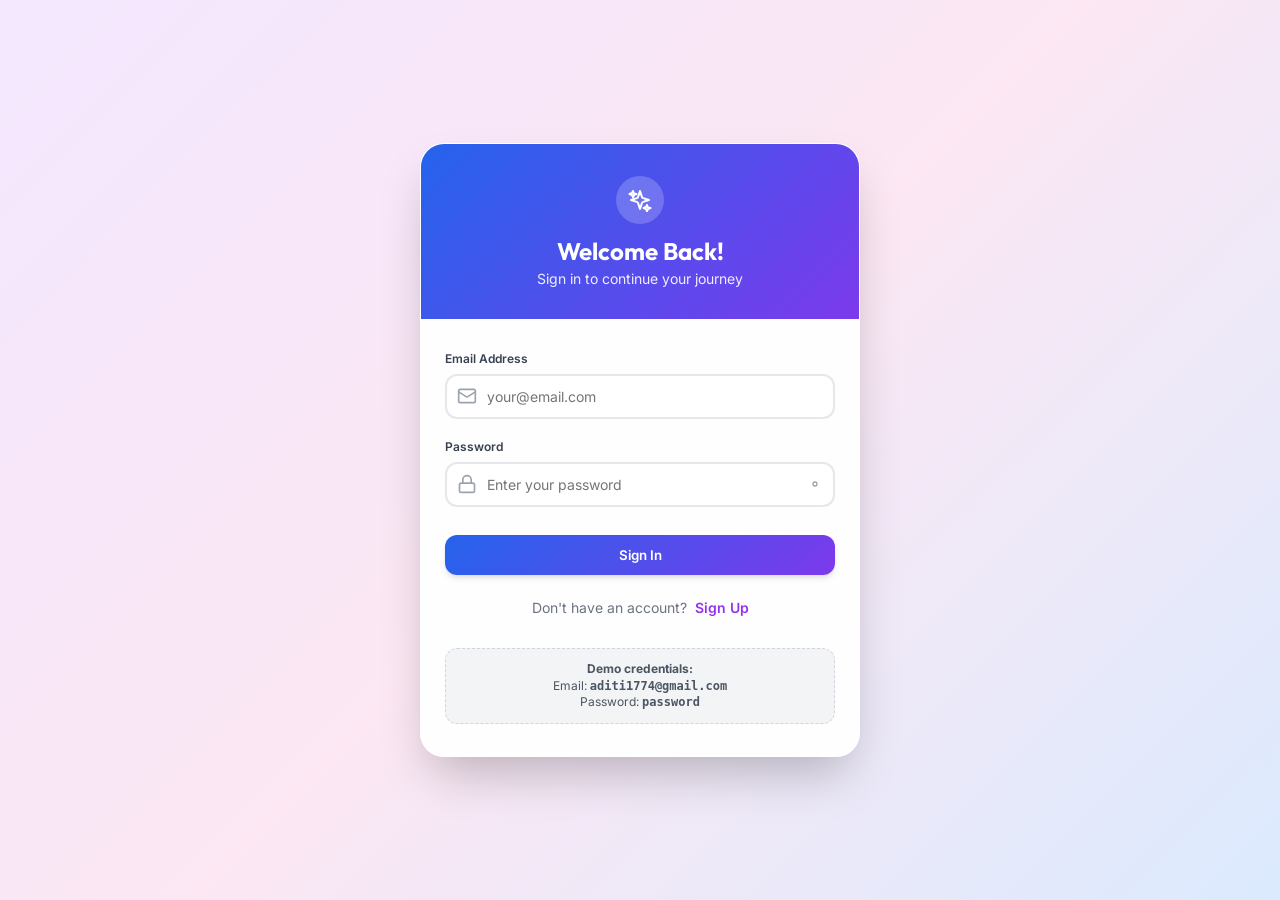
<file: index.html>
<!DOCTYPE html>
<html lang="en">
<head>
  <meta charset="UTF-8">
  <title>yourPrompty</title>
  <script>
    // Redirect to login page
    window.location.href = 'login.html';
  </script>
</head>
<body>
  <p>Redirecting to <a href="login.html">login.html</a>...</p>
</body>
</html>
</file>
<file: style.css>
@import url('https://fonts.googleapis.com/css2?family=Inter:wght@300;400;500;600;700&family=Outfit:wght@400;500;600;700;800;900&display=swap');

/* --- Reset & Variables --- */
:root {
  --primary-purple: #9333ea;
  --primary-pink: #ec4899;
  --primary-blue: #2563eb;
  --bg-gradient: linear-gradient(135deg, #f3e8ff 0%, #fce7f3 50%, #dbeafe 100%);
  --btn-gradient: linear-gradient(135deg, #9333ea 0%, #ec4899 100%);
  --btn-gradient-blue: linear-gradient(135deg, #2563eb 0%, #7c3aed 100%);
  --shadow-sm: 0 1px 2px 0 rgba(0, 0, 0, 0.05);
  --shadow-md: 0 4px 6px -1px rgba(0, 0, 0, 0.1), 0 2px 4px -1px rgba(0, 0, 0, 0.06);
  --shadow-lg: 0 10px 15px -3px rgba(0, 0, 0, 0.1), 0 4px 6px -2px rgba(0, 0, 0, 0.05);
  --shadow-xl: 0 20px 25px -5px rgba(0, 0, 0, 0.1), 0 10px 10px -5px rgba(0, 0, 0, 0.04);
  --shadow-2xl: 0 25px 50px -12px rgba(0, 0, 0, 0.25);
  --font-sans: 'Inter', sans-serif;
  --font-display: 'Outfit', sans-serif;
}

* {
  margin: 0;
  padding: 0;
  box-sizing: border-box;
  font-family: var(--font-sans);
  transition: all 0.2s cubic-bezier(0.4, 0, 0.2, 1);
}

body {
  background-color: #fafafa;
  color: #1f2937;
  overflow-x: hidden;
}

/* --- Layout & Typography Utilities --- */
.container {
  width: 100%;
  max-width: 1280px;
  margin-left: auto;
  margin-right: auto;
  padding-left: 1rem;
  padding-right: 1rem;
}

h1, h2, h3, .font-display {
  font-family: var(--font-display);
}

.text-transparent {
  -webkit-background-clip: text;
  background-clip: text;
  color: transparent;
}

.bg-clip-text {
  -webkit-background-clip: text;
  background-clip: text;
}

/* Gradients */
.bg-gradient-primary {
  background: var(--btn-gradient);
}
.bg-gradient-blue {
  background: var(--btn-gradient-blue);
}
.bg-gradient-light {
  background: linear-gradient(135deg, #f9fafb 0%, #f3f4f6 100%);
}

/* Flex & Grid */
.flex { display: flex; }
.flex-col { flex-direction: column; }
.items-center { align-items: center; }
.justify-between { justify-content: space-between; }
.justify-center { justify-content: center; }
.justify-end { justify-content: flex-end; }
.flex-1 { flex: 1 1 0%; }
.flex-shrink-0 { flex-shrink: 0; }
.gap-2 { gap: 0.5rem; }
.gap-3 { gap: 0.75rem; }
.gap-4 { gap: 1rem; }
.gap-6 { gap: 1.5rem; }
.space-x-1 > * + * { margin-left: 0.25rem; }
.space-x-2 > * + * { margin-left: 0.5rem; }
.space-x-3 > * + * { margin-left: 0.75rem; }
.space-x-4 > * + * { margin-left: 1rem; }

/* Grid columns for Pinterest layout */
.pinterest-grid {
  column-count: 4;
  column-gap: 1.5rem;
  width: 100%;
}
@media (max-width: 1200px) {
  .pinterest-grid { column-count: 3; }
}
@media (max-width: 900px) {
  .pinterest-grid { column-count: 2; }
}
@media (max-width: 600px) {
  .pinterest-grid {
    display: grid;
    grid-template-cols: repeat(2, 1fr);
    gap: 0.5rem;
  }
}

/* Borders & Rounding */
.rounded-lg { border-radius: 0.5rem; }
.rounded-xl { border-radius: 0.75rem; }
.rounded-2xl { border-radius: 1rem; }
.rounded-3xl { border-radius: 1.5rem; }
.rounded-full { border-radius: 9999px; }
.border { border: 1px solid #e5e7eb; }
.border-2 { border: 2px solid #e5e7eb; }
.border-b { border-bottom: 1px solid #f3f4f6; }
.border-gray-200 { border-color: #e5e7eb; }

/* Spacing */
.p-2 { padding: 0.5rem; }
.p-3 { padding: 0.75rem; }
.p-4 { padding: 1rem; }
.p-5 { padding: 1.25rem; }
.px-3 { padding-left: 0.75rem; padding-right: 0.75rem; }
.px-4 { padding-left: 1rem; padding-right: 1rem; }
.px-6 { padding-left: 1.5rem; padding-right: 1.5rem; }
.px-8 { padding-left: 2rem; padding-right: 2rem; }
.py-2 { padding-top: 0.5rem; padding-bottom: 0.5rem; }
.py-2\.5 { padding-top: 0.625rem; padding-bottom: 0.625rem; }
.py-3 { padding-top: 0.75rem; padding-bottom: 0.75rem; }
.py-4 { padding-top: 1rem; padding-bottom: 1rem; }
.py-5 { padding-top: 1.25rem; padding-bottom: 1.25rem; }
.py-12 { padding-top: 3rem; padding-bottom: 3rem; }
.py-20 { padding-top: 5rem; padding-bottom: 5rem; }
.py-24 { padding-top: 6rem; padding-bottom: 6rem; }
.mb-1 { margin-bottom: 0.25rem; }
.mb-2 { margin-bottom: 0.5rem; }
.mb-3 { margin-bottom: 0.75rem; }
.mb-4 { margin-bottom: 1rem; }
.mb-6 { margin-bottom: 1.5rem; }
.mb-8 { margin-bottom: 2rem; }
.mb-12 { margin-bottom: 3rem; }
.mb-16 { margin-bottom: 4rem; }
.mt-4 { margin-top: 1rem; }
.mt-8 { margin-top: 2rem; }
.mx-auto { margin-left: auto; margin-right: auto; }

/* Text Sizing & Styling */
.text-xs { font-size: 0.75rem; line-height: 1rem; }
.text-sm { font-size: 0.875rem; line-height: 1.25rem; }
.text-base { font-size: 1rem; line-height: 1.5rem; }
.text-lg { font-size: 1.125rem; line-height: 1.75rem; }
.text-xl { font-size: 1.25rem; line-height: 1.75rem; }
.text-2xl { font-size: 1.5rem; line-height: 2rem; }
.text-3xl { font-size: 1.875rem; line-height: 2.25rem; }
.text-4xl { font-size: 2.25rem; line-height: 2.5rem; }
.text-5xl { font-size: 3rem; line-height: 1; }
.text-6xl { font-size: 3.75rem; line-height: 1; }
.text-7xl { font-size: 4.5rem; line-height: 1; }
.font-medium { font-weight: 500; }
.font-semibold { font-weight: 600; }
.font-bold { font-weight: 700; }
.text-gray-400 { color: #9ca3af; }
.text-gray-500 { color: #6b7280; }
.text-gray-600 { color: #4b5563; }
.text-gray-700 { color: #374151; }
.text-gray-800 { color: #1f2937; }
.text-gray-900 { color: #111827; }
.text-white { color: #ffffff; }
.text-purple-600 { color: var(--primary-purple); }
.text-pink-600 { color: var(--primary-pink); }
.text-blue-500 { color: var(--primary-blue); }
.text-green-500 { color: #10b981; }
.text-red-500 { color: #ef4444; }
.text-center { text-align: center; }
.text-left { text-align: left; }
.truncate { overflow: hidden; text-overflow: ellipsis; white-space: nowrap; }
.line-clamp-2 {
  display: -webkit-box;
  -webkit-line-clamp: 2;
  -webkit-box-orient: vertical;
  overflow: hidden;
}
.line-clamp-3 {
  display: -webkit-box;
  -webkit-line-clamp: 3;
  -webkit-box-orient: vertical;
  overflow: hidden;
}

/* Elements styles */
button {
  cursor: pointer;
  border: none;
  background: none;
  outline: none;
  display: inline-flex;
  align-items: center;
  justify-content: center;
}

input {
  outline: none;
}

/* Shadow utilities */
.shadow-sm { box-shadow: var(--shadow-sm); }
.shadow-md { box-shadow: var(--shadow-md); }
.shadow-lg { box-shadow: var(--shadow-lg); }
.shadow-xl { box-shadow: var(--shadow-xl); }
.shadow-2xl { box-shadow: var(--shadow-2xl); }

/* --- CUSTOM COMPONENTS --- */

/* Login page background */
.login-bg {
  min-height: 100vh;
  display: flex;
  justify-content: center;
  align-items: center;
  background: var(--bg-gradient);
  padding: 1.5rem;
  position: relative;
  overflow: hidden;
}

.login-card {
  background: rgba(255, 255, 255, 0.95);
  backdrop-filter: blur(10px);
  border-radius: 1.5rem;
  box-shadow: var(--shadow-2xl);
  width: 100%;
  max-width: 440px;
  overflow: hidden;
  border: 1px solid rgba(255, 255, 255, 0.4);
}

.login-header {
  padding: 2rem 1.5rem;
  text-align: center;
  color: white;
  position: relative;
}

.login-body {
  padding: 2rem 1.5rem;
}

/* Form controls */
.form-group {
  margin-bottom: 1.25rem;
}

.form-label {
  display: block;
  font-size: 0.75rem;
  font-weight: 600;
  color: #374151;
  margin-bottom: 0.5rem;
}

.input-container {
  position: relative;
}

.input-icon {
  position: absolute;
  left: 0.75rem;
  top: 50%;
  transform: translateY(-50%);
  color: #9ca3af;
  width: 1.25rem;
  height: 1.25rem;
  pointer-events: none;
}

.form-input {
  width: 100%;
  padding: 0.75rem 1rem 0.75rem 2.5rem;
  font-size: 0.875rem;
  border: 2px solid #e5e7eb;
  border-radius: 0.75rem;
  background-color: white;
  color: #1f2937;
  transition: all 0.3s ease;
}

.form-input:focus {
  border-color: var(--primary-purple);
  box-shadow: 0 0 0 4px rgba(147, 51, 234, 0.1);
}

.password-toggle {
  position: absolute;
  right: 0.75rem;
  top: 50%;
  transform: translateY(-50%);
  color: #9ca3af;
  background: none;
  border: none;
  cursor: pointer;
}

.password-toggle:hover {
  color: var(--primary-purple);
}

.btn-primary {
  width: 100%;
  padding: 0.75rem 1.5rem;
  color: white;
  font-weight: 600;
  border-radius: 0.75rem;
  box-shadow: var(--shadow-md);
  cursor: pointer;
  border: none;
}

.btn-primary:hover {
  transform: translateY(-2px);
  box-shadow: var(--shadow-lg);
}

.btn-primary:active {
  transform: translateY(0);
}

/* Header Specifics */
header {
  position: sticky;
  top: 0;
  z-index: 50;
  background: rgba(255, 255, 255, 0.95);
  backdrop-filter: blur(12px);
  border-bottom: 1px solid #f3f4f6;
}

.header-container {
  display: flex;
  align-items: center;
  justify-content: space-between;
  height: 4.5rem;
  padding: 0 2rem;
}
@media (max-width: 768px) {
  .header-container {
    height: 4rem;
    padding: 0 1rem;
  }
}

.search-container {
  position: relative;
  flex: 1;
  max-width: 32rem;
  margin: 0 2rem;
}

.search-input {
  width: 100%;
  padding: 0.75rem 1rem 0.75rem 3rem;
  font-size: 0.875rem;
  border: 2px solid #e5e7eb;
  border-radius: 1rem;
  color: #374151;
  transition: all 0.3s;
}

.search-input:focus {
  border-color: var(--primary-purple);
  box-shadow: 0 0 0 4px rgba(147, 51, 234, 0.1);
}

/* Dropdown styling */
.dropdown-menu {
  position: absolute;
  right: 0;
  top: 100%;
  margin-top: 0.5rem;
  background: rgba(255, 255, 255, 0.98);
  backdrop-filter: blur(12px);
  border: 1px solid #f3f4f6;
  box-shadow: var(--shadow-2xl);
  border-radius: 1rem;
  padding: 0.5rem 0;
  width: 14rem;
  display: none;
  z-index: 100;
  animation: dropdownSlide 0.2s ease-out forwards;
}

.dropdown-menu.active {
  display: block;
}

.dropdown-item {
  width: 100%;
  padding: 0.75rem 1rem;
  text-align: left;
  display: flex;
  align-items: center;
  gap: 0.75rem;
  color: #4b5563;
  font-size: 0.875rem;
  cursor: pointer;
}

.dropdown-item:hover {
  background-color: #f9fafb;
  color: #111827;
}

.dropdown-divider {
  height: 1px;
  background-color: #f3f4f6;
  margin: 0.5rem 0;
}

/* Notifications Tray */
.notifications-tray {
  position: absolute;
  right: 0;
  top: 100%;
  margin-top: 0.5rem;
  background: white;
  border: 1px solid #f3f4f6;
  box-shadow: var(--shadow-2xl);
  border-radius: 1rem;
  width: 20rem;
  display: none;
  z-index: 100;
  animation: dropdownSlide 0.2s ease-out forwards;
}

.notifications-tray.active {
  display: block;
}

.notification-header {
  display: flex;
  justify-content: space-between;
  align-items: center;
  padding: 1rem;
  font-weight: 600;
  border-bottom: 1px solid #f3f4f6;
}

.notification-list {
  max-height: 20rem;
  overflow-y: auto;
}

.notification-item {
  display: flex;
  gap: 0.75rem;
  padding: 0.75rem 1rem;
  border-bottom: 1px solid #f9fafb;
  cursor: pointer;
}

.notification-item:hover {
  background-color: #f9fafb;
}

.notification-item.unread {
  background-color: #f5f3ff;
}

/* Category Filter Bar */
.category-bar {
  display: flex;
  gap: 0.75rem;
  overflow-x: auto;
  padding: 1.5rem 0;
  scrollbar-width: none; /* Firefox */
}

.category-bar::-webkit-scrollbar {
  display: none; /* Safari and Chrome */
}

.category-btn {
  padding: 0.75rem 1.5rem;
  background: white;
  border: 1px solid #f3f4f6;
  box-shadow: var(--shadow-sm);
  border-radius: 9999px;
  font-weight: 500;
  font-size: 0.875rem;
  color: #4b5563;
  white-space: nowrap;
  gap: 0.5rem;
}

.category-btn:hover {
  transform: translateY(-1px);
  box-shadow: var(--shadow-md);
  border-color: #e5e7eb;
}

.category-btn.active {
  background: var(--btn-gradient);
  color: white;
  border-color: transparent;
  box-shadow: var(--shadow-lg);
}

/* Prompt Card Specific styles */
.prompt-card {
  background: white;
  border-radius: 1.5rem;
  box-shadow: var(--shadow-md);
  break-inside: avoid;
  margin-bottom: 1.5rem;
  border: 1px solid #f3f4f6;
  position: relative;
}

@media (max-width: 600px) {
  .prompt-card {
    border-radius: 1rem;
    margin-bottom: 0.5rem;
    box-shadow: var(--shadow-sm);
  }
  .card-image-container {
    border-top-left-radius: 1rem;
    border-top-right-radius: 1rem;
  }
}

.prompt-card:hover {
  transform: translateY(-4px) scale(1.01);
  box-shadow: var(--shadow-xl);
}

.card-image-container {
  position: relative;
  overflow: hidden;
  border-top-left-radius: 1.5rem;
  border-top-right-radius: 1.5rem;
}

.card-image {
  width: 100%;
  object-cover: cover;
  display: block;
  cursor: zoom-in;
}

.card-category-badge {
  position: absolute;
  top: 1rem;
  left: 1rem;
  background: rgba(255, 255, 255, 0.85);
  backdrop-filter: blur(8px);
  border: 1px solid rgba(255, 255, 255, 0.4);
  padding: 0.35rem 0.85rem;
  border-radius: 9999px;
  font-size: 0.75rem;
  font-weight: 700;
  color: #1f2937;
}

.like-button-overlay {
  position: absolute;
  top: 1rem;
  right: 1rem;
  background: rgba(255, 255, 255, 0.9);
  backdrop-filter: blur(8px);
  border-radius: 9999px;
  width: 2.5rem;
  height: 2.5rem;
  display: flex;
  align-items: center;
  justify-content: center;
  box-shadow: var(--shadow-md);
  opacity: 0;
  transform: translateY(10px);
}

.prompt-card:hover .like-button-overlay {
  opacity: 1;
  transform: translateY(0);
}

.like-button-overlay.liked {
  color: white;
  background: #ef4444;
}

.card-body {
  padding: 1.25rem;
}

.creator-section {
  display: flex;
  align-items: center;
  gap: 0.75rem;
  margin-bottom: 0.75rem;
}

.creator-avatar {
  width: 2rem;
  height: 2rem;
  border-radius: 9999px;
  object-fit: cover;
}

.prompt-box {
  background: linear-gradient(135deg, #f9fafb 0%, #f3f4f6 100%);
  border: 1px solid #e5e7eb;
  border-radius: 0.75rem;
  padding: 0.75rem;
  position: relative;
  margin-bottom: 0.75rem;
}

.prompt-text {
  font-size: 0.875rem;
  color: #4b5563;
  line-height: 1.5;
  padding-right: 2rem;
}

.copy-btn {
  position: absolute;
  top: 0.5rem;
  right: 0.5rem;
  background: white;
  border: 1px solid #e5e7eb;
  padding: 0.4rem;
  border-radius: 0.5rem;
  box-shadow: var(--shadow-sm);
  color: #6b7280;
  cursor: pointer;
}

.copy-btn:hover {
  color: var(--primary-purple);
  border-color: var(--primary-purple);
  background-color: #faf5ff;
}

/* AI Model Selector */
.model-selector {
  margin-bottom: 1rem;
}

.model-selector-btn {
  display: flex;
  align-items: center;
  justify-content: space-between;
  width: 100%;
  padding: 0.5rem 0.75rem;
  background: #f9fafb;
  border: 1px solid #e5e7eb;
  border-radius: 0.75rem;
  font-size: 0.75rem;
  font-weight: 600;
  color: #4b5563;
}

.model-selector-dropdown {
  position: absolute !important;
  bottom: 100% !important;
  top: auto !important;
  left: 0 !important;
  z-index: 9999 !important; /* Extremely high z-index to overlay everything */
  background: white !important;
  border: 1px solid #e5e7eb !important;
  box-shadow: var(--shadow-lg) !important;
  border-radius: 0.75rem !important;
  width: 100% !important;
  max-height: 12rem !important;
  overflow-y: auto !important;
  margin-bottom: 0.25rem !important;
  display: none;
}

.model-selector-dropdown.active {
  display: block;
  animation: dropdownSlideUp 0.25s cubic-bezier(0.16, 1, 0.3, 1) forwards;
}

.model-option {
  display: flex;
  align-items: center;
  justify-content: space-between;
  padding: 0.5rem 0.75rem;
  font-size: 0.75rem;
  cursor: pointer;
}

.model-option:hover {
  background-color: #f3f4f6;
}

/* Search results panel */
.search-results-panel {
  position: absolute;
  top: 100%;
  left: 0;
  right: 0;
  background: white;
  border-radius: 1rem;
  box-shadow: var(--shadow-2xl);
  border: 1px solid #f3f4f6;
  margin-top: 0.5rem;
  max-height: 24rem;
  overflow-y: auto;
  z-index: 100;
  display: none;
}

.search-results-panel.active {
  display: block;
}

.search-tabs {
  display: flex;
  gap: 0.5rem;
  padding: 0.75rem;
  border-bottom: 1px solid #f3f4f6;
  position: sticky;
  top: 0;
  background: white;
}

.search-tab-btn {
  padding: 0.35rem 0.75rem;
  font-size: 0.75rem;
  font-weight: 600;
  background: #f3f4f6;
  color: #4b5563;
  border-radius: 0.5rem;
}

.search-tab-btn.active {
  background: var(--primary-purple);
  color: white;
}

/* Chatbot Float & Drawer */
.chatbot-float {
  position: fixed;
  bottom: 2rem;
  right: 2rem;
  width: 3.5rem;
  height: 3.5rem;
  border-radius: 9999px;
  background: var(--btn-gradient);
  box-shadow: var(--shadow-2xl);
  display: flex;
  align-items: center;
  justify-content: center;
  color: white;
  cursor: pointer;
  z-index: 1000;
  animation: float 6s ease-in-out infinite;
}

.chatbot-float:hover {
  transform: scale(1.1) rotate(5deg);
}

.chatbot-drawer {
  position: fixed;
  bottom: 6rem;
  right: 2rem;
  width: 24rem;
  height: 32rem;
  background: white;
  border-radius: 1.5rem;
  box-shadow: var(--shadow-2xl);
  border: 1px solid #f3f4f6;
  display: none;
  flex-direction: column;
  overflow: hidden;
  z-index: 1000;
  animation: slideInUp 0.3s ease-out forwards;
}

@media (max-width: 480px) {
  .chatbot-drawer {
    right: 1rem;
    left: 1rem;
    width: auto;
    bottom: 5.5rem;
    height: 70vh;
  }
}

.chatbot-drawer.active {
  display: flex;
}

.chatbot-header {
  padding: 1rem 1.25rem;
  background: var(--btn-gradient);
  color: white;
  display: flex;
  justify-content: space-between;
  align-items: center;
}

.chatbot-messages {
  flex: 1;
  padding: 1rem;
  overflow-y: auto;
  display: flex;
  flex-direction: column;
  gap: 0.75rem;
}

.chat-bubble {
  padding: 0.75rem 1rem;
  border-radius: 1rem;
  max-width: 80%;
  font-size: 0.875rem;
  line-height: 1.4;
}

.chat-bubble.bot {
  background-color: #f3f4f6;
  color: #1f2937;
  align-self: flex-start;
  border-bottom-left-radius: 0.25rem;
}

.chat-bubble.user {
  background: var(--btn-gradient);
  color: white;
  align-self: flex-end;
  border-bottom-right-radius: 0.25rem;
}

.chatbot-input-area {
  padding: 0.75rem 1rem;
  border-top: 1px solid #f3f4f6;
  display: flex;
  gap: 0.5rem;
}

.chatbot-input {
  flex: 1;
  padding: 0.6rem 1rem;
  border: 1px solid #e5e7eb;
  border-radius: 9999px;
  font-size: 0.875rem;
}

.chatbot-send-btn {
  width: 2.25rem;
  height: 2.25rem;
  background: var(--primary-purple);
  color: white;
  border-radius: 9999px;
  display: flex;
  align-items: center;
  justify-content: center;
}

/* Image Zoom Modal */
.zoom-modal {
  position: fixed;
  inset: 0;
  background: rgba(0, 0, 0, 0.9);
  backdrop-filter: blur(8px);
  z-index: 2000;
  display: none;
  align-items: center;
  justify-content: center;
  padding: 1rem;
  cursor: zoom-out;
}

.zoom-modal.active {
  display: flex;
}

.zoom-image {
  max-width: 90%;
  max-height: 90vh;
  object-fit: contain;
  border-radius: 0.75rem;
  box-shadow: var(--shadow-2xl);
  animation: zoomReveal 0.3s ease-out forwards;
}

/* Shimmer/skeleton effect */
.shimmer {
  background: linear-gradient(90deg, #f3f4f6 25%, #e5e7eb 50%, #f3f4f6 75%);
  background-size: 200% 100%;
  animation: shimmer 1.5s infinite;
}

/* --- ANIMATIONS --- */
@keyframes fadeIn {
  from { opacity: 0; transform: translateY(10px); }
  to { opacity: 1; transform: translateY(0); }
}

@keyframes fadeInUp {
  from { opacity: 0; transform: translateY(30px); }
  to { opacity: 1; transform: translateY(0); }
}

@keyframes zoomReveal {
  from { transform: scale(0.95); opacity: 0; }
  to { transform: scale(1); opacity: 1; }
}

@keyframes slideInUp {
  from { opacity: 0; transform: translateY(20px); }
  to { opacity: 1; transform: translateY(0); }
}

@keyframes dropdownSlide {
  from { opacity: 0; transform: translateY(-10px) scale(0.95); }
  to { opacity: 1; transform: translateY(0) scale(1); }
}

@keyframes shimmer {
  0% { background-position: -200% 0; }
  100% { background-position: 200% 0; }
}

@keyframes float {
  0% { transform: translateY(0px); }
  50% { transform: translateY(-10px); }
  100% { transform: translateY(0px); }
}

.animate-fade-in-up {
  animation: fadeInUp 0.6s cubic-bezier(0.16, 1, 0.3, 1) forwards;
}

/* Confetti Styles */
.confetti-container {
  position: absolute;
  inset: 0;
  pointer-events: none;
  z-index: 100;
  overflow: hidden;
}

.confetti-piece {
  position: absolute;
  width: 8px;
  height: 8px;
  background-color: #ffd300;
  opacity: 0;
  top: 50%;
  left: 50%;
}

@keyframes confettiFall {
  0% {
    opacity: 1;
    transform: translate(-50%, -50%) scale(1) translate(0, 0) rotate(0deg);
  }
  100% {
    opacity: 0;
    transform: translate(-50%, -50%) scale(0.5) translate(var(--x), var(--y)) rotate(var(--r));
  }
}

/* Toast Notifications */
.toast {
  padding: 0.75rem 1.25rem;
  background: rgba(255, 255, 255, 0.9);
  backdrop-filter: blur(12px);
  border: 1px solid rgba(147, 51, 234, 0.2);
  border-radius: 0.75rem;
  box-shadow: var(--shadow-lg);
  color: #1f2937;
  font-size: 0.8125rem;
  font-weight: 500;
  display: flex;
  align-items: center;
  gap: 0.5rem;
  animation: toastIn 0.3s cubic-bezier(0.16, 1, 0.3, 1) forwards, toastOut 0.3s 2.7s ease-in forwards;
  pointer-events: auto;
}

@keyframes toastIn {
  from { opacity: 0; transform: translateY(20px) scale(0.9); }
  to { opacity: 1; transform: translateY(0) scale(1); }
}

@keyframes toastOut {
  from { opacity: 1; transform: translateY(0) scale(1); }
  to { opacity: 0; transform: translateY(-10px) scale(0.9); }
}

@keyframes dropdownSlideUp {
  from { opacity: 0; transform: translateY(10px) scale(0.95); }
  to { opacity: 1; transform: translateY(0) scale(1); }
}
</file>
